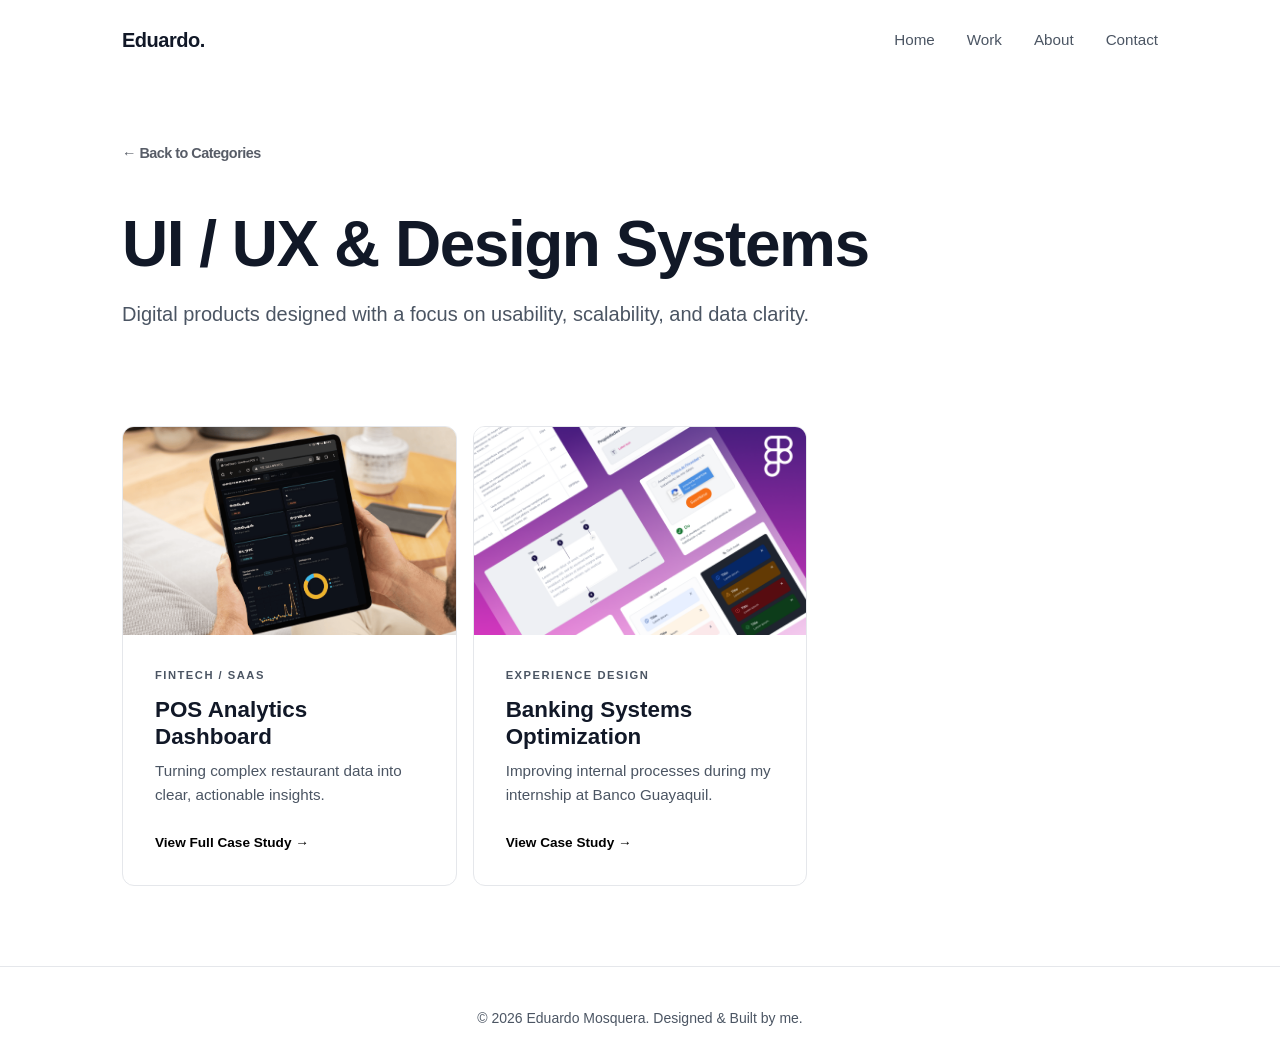
<file: category-ui-ux.html>
<!DOCTYPE html>
<html lang="en">
<head>
  <script src="https://t.contentsquare.net/uxa/6089cada52c6e.js"></script>
  <meta charset="UTF-8">
  <meta name="viewport" content="width=device-width, initial-scale=1.0">
  <title>UI / UX - Eduardo Mosquera</title>
  <link rel="stylesheet" href="style.css">
  <link rel="icon" type="image/png" href="assets/images/favicon.png">
</head>
<body>

  <header>
    <div class="container header-content">
      <a href="index.html" class="logo">Eduardo<span>.</span></a>
      <nav>
        <ul class="nav-links">
          <li><a href="index.html">Home</a></li>
          <li><a href="index.html#projects">Work</a></li>
          <li><a href="index.html#about">About</a></li>
          <li><a href="index.html#contact">Contact</a></li>
        </ul>
      </nav>
    </div>
  </header>

  <main class="container" style="padding-top: 140px;">
    <div style="margin-bottom: 40px;">
            <a href="index.html#projects" class="logo" style="text-decoration: none; font-size: 0.9rem; opacity: 0.7; transition: 0.3s;" onmouseover="this.style.opacity='1'" onmouseout="this.style.opacity='0.7'">
                ← Back to Categories
            </a>
    </div>
    <div style="margin-bottom: var(--space-2xl);">
  
      <h1 class="title">UI / UX & Design Systems</h1>
      <p class="value-prop">Digital products designed with a focus on usability, scalability, and data clarity.</p>
    </div>

    <div class="projects-grid">
      
      <a href="pos-dashboard.html" class="project-card">
        <div class="project-img-container">
          <img src="assets/images/pos-thumbnail.png" alt="POS Dashboard" class="project-img">
        </div>
        <div class="project-info">
          <span class="category-tag">Fintech / SaaS</span>
          <h3>POS Analytics Dashboard</h3>
          <p>Turning complex restaurant data into clear, actionable insights.</p>
          <span class="view-more">View Full Case Study →</span>
        </div>
      </a>

      <a href="banco-guayaquil.html" class="project-card">
        <div class="project-img-container">
          <img src="assets/images/banco-guayaquil-thumb.png" alt="Banco Guayaquil" class="project-img">
        </div>
        <div class="project-info">
          <span class="category-tag">Experience Design</span>
          <h3>Banking Systems Optimization</h3>
          <p>Improving internal processes during my internship at Banco Guayaquil.</p>
          <span class="view-more">View Case Study →</span>
        </div>
      </a>

    </div>
  </main>

  <footer>
    <div class="container">
      <p class="footer-note">© 2026 Eduardo Mosquera. Designed & Built by me.</p>
    </div>
  </footer>

</body>
</html>
</file>
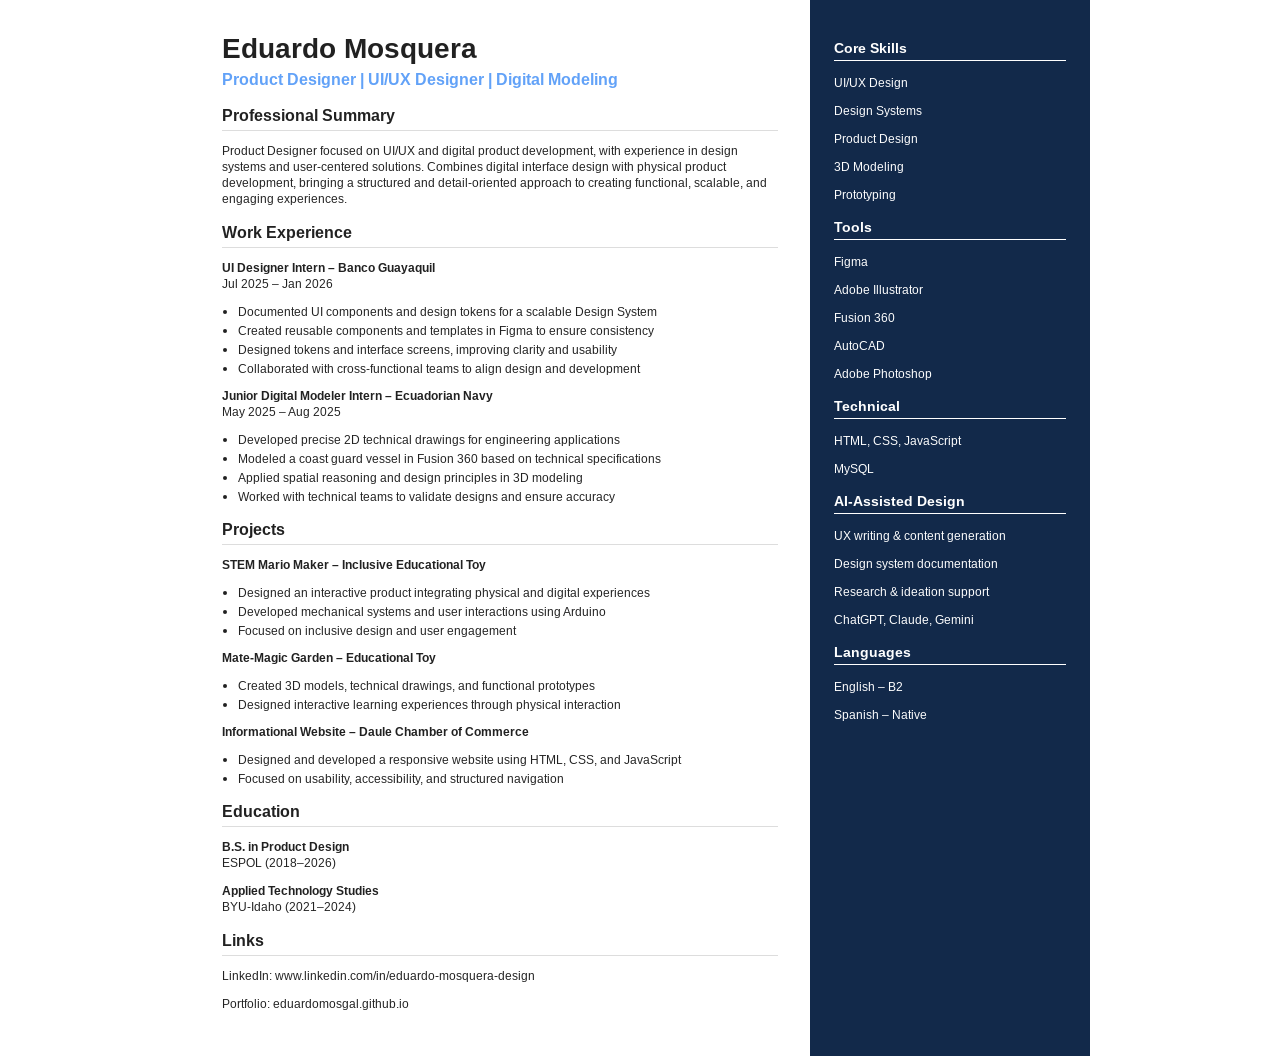
<file: resume.html>
<!DOCTYPE html>
<html lang="en">
<head>
<meta charset="UTF-8">
<meta name="viewport" content="width=956, initial-scale=1.0">
<title>Eduardo Mosquera – Resume</title>

<link href="https://fonts.googleapis.com/css2?family=Arimo:wght@400;700&display=swap" rel="stylesheet">

<style>
:root {
  --primary-main-color: #12294a;
  --primary-highlighted: #62a2f8;
  --text-primary: rgba(0,0,0,0.87);
  --text-secondary: rgba(0,0,0,0.6);
}

body {
  margin: 0;
  font-family: 'Arimo', Arial, sans-serif;
  color: var(--text-primary);
}

.template {
  display: grid;
  grid-template-columns: 1fr 280px;
  max-width: 900px;
  margin: auto;
}

main {
  padding: 32px;
}

.sidebar {
  background: var(--primary-main-color);
  color: white;
  padding: 24px;
}

h1 {
  font-size: 28px;
  margin: 0;
}

h2 {
  font-size: 16px;
  color: var(--primary-highlighted);
  margin: 4px 0 12px;
}

.subtitle {
  font-size: 16px;
  font-weight: bold;
  margin-top: 16px;
  border-bottom: 1px solid #ddd;
  padding-bottom: 4px;
}

p {
  font-size: 12px;
  line-height: 16px;
}

ul {
  padding-left: 16px;
  margin: 6px 0;
}

li {
  font-size: 12px;
  margin-bottom: 4px;
}

.section {
  margin-top: 12px;
}

.sidebar h3 {
  font-size: 14px;
  margin-top: 16px;
  border-bottom: 1px solid white;
  padding-bottom: 4px;
}

.sidebar p {
  font-size: 12px;
}

/* PRINT OPTIMIZATION */
@page {
  size: A4;
  margin: 8mm;
}

@media print {
  body {
    margin: 0;
  }

  .template {
    width: 100%;
  }

  main {
    padding: 24px;
  }

  .sidebar {
    padding: 20px;
  }
}
</style>
</head>

<body>

<div class="template">

<main>

<h1>Eduardo Mosquera</h1>
<h2>Product Designer | UI/UX Designer | Digital Modeling</h2>

<div class="section">
<div class="subtitle">Professional Summary</div>
<p>
Product Designer focused on UI/UX and digital product development, with experience in design systems and user-centered solutions. Combines digital interface design with physical product development, bringing a structured and detail-oriented approach to creating functional, scalable, and engaging experiences.
</p>
</div>

<div class="section">
<div class="subtitle">Work Experience</div>

<p><b>UI Designer Intern – Banco Guayaquil</b><br>Jul 2025 – Jan 2026</p>
<ul>
<li>Documented UI components and design tokens for a scalable Design System</li>
<li>Created reusable components and templates in Figma to ensure consistency</li>
<li>Designed tokens and interface screens, improving clarity and usability</li>
<li>Collaborated with cross-functional teams to align design and development</li>
</ul>

<p><b>Junior Digital Modeler Intern – Ecuadorian Navy</b><br>May 2025 – Aug 2025</p>
<ul>
<li>Developed precise 2D technical drawings for engineering applications</li>
<li>Modeled a coast guard vessel in Fusion 360 based on technical specifications</li>
<li>Applied spatial reasoning and design principles in 3D modeling</li>
<li>Worked with technical teams to validate designs and ensure accuracy</li>
</ul>

</div>

<div class="section">
<div class="subtitle">Projects</div>

<p><b>STEM Mario Maker – Inclusive Educational Toy</b></p>
<ul>
<li>Designed an interactive product integrating physical and digital experiences</li>
<li>Developed mechanical systems and user interactions using Arduino</li>
<li>Focused on inclusive design and user engagement</li>
</ul>

<p><b>Mate-Magic Garden – Educational Toy</b></p>
<ul>
<li>Created 3D models, technical drawings, and functional prototypes</li>
<li>Designed interactive learning experiences through physical interaction</li>
</ul>

<p><b>Informational Website – Daule Chamber of Commerce</b></p>
<ul>
<li>Designed and developed a responsive website using HTML, CSS, and JavaScript</li>
<li>Focused on usability, accessibility, and structured navigation</li>
</ul>

</div>

<div class="section">
<div class="subtitle">Education</div>

<p><b>B.S. in Product Design</b><br>ESPOL (2018–2026)</p>
<p><b>Applied Technology Studies</b><br>BYU-Idaho (2021–2024)</p>

</div>

<div class="section">
<div class="subtitle">Links</div>
<p>LinkedIn: www.linkedin.com/in/eduardo-mosquera-design</p>
<p>Portfolio: eduardomosgal.github.io</p>
</div>

</main>

<aside class="sidebar">

<h3>Core Skills</h3>
<p>UI/UX Design</p>
<p>Design Systems</p>
<p>Product Design</p>
<p>3D Modeling</p>
<p>Prototyping</p>

<h3>Tools</h3>
<p>Figma</p>
<p>Adobe Illustrator</p>
<p>Fusion 360</p>
<p>AutoCAD</p>
<p>Adobe Photoshop</p>

<h3>Technical</h3>
<p>HTML, CSS, JavaScript</p>
<p>MySQL</p>

<h3>AI-Assisted Design</h3>
<p>UX writing & content generation</p>
<p>Design system documentation</p>
<p>Research & ideation support</p>
<p>ChatGPT, Claude, Gemini</p>

<h3>Languages</h3>
<p>English – B2</p>
<p>Spanish – Native</p>

</aside>

</div>

</body>
</html>
</file>
<file: style.css>
/* =========================================
   Variables & Reset
   ========================================= */
:root {
  /* Colors */
  --bg-primary: #ffffff;
  --bg-alt: #f8f9fa;
  --text-primary: #111827;
  --text-secondary: #4b5563;
  --accent: #000000;
  --accent-hover: #374151;
  --border-color: #e5e7eb;

  /* Typography */
  --font-main: 'Inter', sans-serif;
  
  /* Spacing */
  --space-sm: 0.5rem;
  --space-md: 1rem;
  --space-lg: 2rem;
  --space-xl: 4rem;
  --space-2xl: 6rem;

  /* Layout */
  --max-width: 1100px;
  --header-height: 80px;

  /* Transitions */
  --transition-smooth: all 0.3s cubic-bezier(0.25, 0.8, 0.25, 1);
}

* {
  margin: 0;
  padding: 0;
  box-sizing: border-box;
}

html {
  scroll-behavior: smooth;
  scroll-padding-top: var(--header-height); /* Prevents header from hiding content */
}

body {
  font-family: var(--font-main);
  background-color: var(--bg-primary);
  color: var(--text-primary);
  line-height: 1.6;
  -webkit-font-smoothing: antialiased;
}

/* =========================================
   Typography & Utilities
   ========================================= */
h1, h2, h3 {
  font-weight: 600;
  line-height: 1.2;
}

a {
  text-decoration: none;
  color: inherit;
  transition: var(--transition-smooth);
}

.container {
  max-width: var(--max-width);
  margin: 0 auto;
  padding: 0 var(--space-lg);
}

.bg-alt {
  background-color: var(--bg-alt);
}

.section-title {
  font-size: 2rem;
  margin-bottom: var(--space-xl);
  position: relative;
}

.section-content {
  padding: var(--space-2xl) var(--space-lg);
}

.sr-only {
  position: absolute;
  width: 1px;
  height: 1px;
  padding: 0;
  margin: -1px;
  overflow: hidden;
  clip: rect(0, 0, 0, 0);
  border: 0;
}

/* =========================================
   Buttons
   ========================================= */
.btn {
  display: inline-block;
  padding: 0.75rem 1.5rem;
  font-weight: 500;
  border-radius: 4px;
  cursor: pointer;
  border: none;
  transition: var(--transition-smooth);
  font-size: 1rem;
}

.btn-primary {
  background-color: var(--accent);
  color: #ffffff;
}

.btn-primary:hover {
  background-color: var(--accent-hover);
  transform: translateY(-2px);
  box-shadow: 0 4px 12px rgba(0, 0, 0, 0.1);
}

/* =========================================
   Header & Navigation
   ========================================= */
header {
  position: fixed;
  top: 0;
  width: 100%;
  height: var(--header-height);
  background-color: rgba(255, 255, 255, 0.9);
  backdrop-filter: blur(8px);
  z-index: 1000;
  transition: box-shadow 0.3s ease;
}

header.scrolled {
  box-shadow: 0 1px 3px rgba(0, 0, 0, 0.05);
}

.header-content {
  display: flex;
  justify-content: space-between;
  align-items: center;
  height: 100%;
}

.logo {
  font-size: 1.25rem;
  font-weight: 600;
  letter-spacing: -0.5px;
}

.nav-links {
  list-style: none;
  display: flex;
  gap: var(--space-lg);
}

.nav-links a {
  font-size: 0.95rem;
  color: var(--text-secondary);
  font-weight: 500;
}

.nav-links a:hover {
  color: var(--accent);
}

/* =========================================
   Hero Section
   ========================================= */
#hero {
  min-height: 100vh;
  display: flex;
  align-items: center;
  padding-top: var(--header-height);
}

.hero-content {
  max-width: 600px;
}

.greeting {
  font-size: 1.125rem;
  color: var(--text-secondary);
  margin-bottom: var(--space-sm);
}

.title {
  font-size: clamp(3rem, 5vw, 4.5rem);
  letter-spacing: -1.5px;
  margin-bottom: var(--space-md);
}

.value-prop {
  font-size: 1.25rem;
  color: var(--text-secondary);
  margin-bottom: var(--space-xl);
}
.hero-wrapper {
  display: flex;
  flex-direction: column-reverse; /* On mobile, text is below the image */
  align-items: center;
  gap: var(--space-xl);
  width: 100%;
}

.hero-content {
  max-width: 600px;
  text-align: center; /* Center text on mobile to match the stacked image */
}

.hero-image-container {
  flex-shrink: 0;
}

/* Styles for the placeholder and the actual image */
.profile-placeholder,
.profile-img {
  width: 240px;
  height: 240px;
  border-radius: 50%; /* Makes it a perfect circle */
  object-fit: cover; /* Ensures your photo doesn't stretch */
  box-shadow: 0 12px 24px rgba(0, 0, 0, 0.08); /* Subtle elegance */
}

/* Specific to the placeholder to make it look neat until you add a real photo */
.profile-placeholder {
  background-color: var(--bg-alt);
  border: 1px solid var(--border-color);
  display: flex;
  align-items: center;
  justify-content: center;
  color: var(--text-secondary);
  font-size: 0.875rem;
}

/* Media Query for Tablets and Desktop */
@media (min-width: 768px) {
  .hero-wrapper {
    flex-direction: row; /* Side-by-side layout */
    justify-content: space-between;
  }
  
  .hero-content {
    text-align: left; /* Align text back to the left */
  }
  
  .profile-placeholder, 
  .profile-img {
    width: 320px;
    height: 320px;
  }
  }

/* =========================================
   About Section
   ========================================= */
.about-grid {
  display: grid;
  gap: var(--space-lg);
  color: var(--text-secondary);
  font-size: 1.1rem;
}

/* =========================================
   Projects Section (The 3 Pillars)
   ========================================= */

/* Grid layout optimized for 3 categories */
.projects-grid {
  display: grid;
  grid-template-columns: repeat(auto-fit, minmax(300px, 1fr));
  gap: var(--space-xl); /* Increased gap for more breathing room (whitespace) */
}

/* Base Card Style */
.project-card {
  background: var(--bg-primary);
  border: 1px solid var(--border-color);
  border-radius: 12px; /* Slightly rounder for a more modern feel */
  overflow: hidden;
  text-decoration: none; /* Removes link underline */
  color: inherit;       /* Keeps text color consistent */
  display: flex;
  flex-direction: column;
  transition: var(--transition-smooth);
}

.project-card:hover {
  transform: translateY(-8px);
  box-shadow: 0 20px 40px rgba(0, 0, 0, 0.08);
  border-color: var(--accent); /* Subtle highlight border */
}

/* Image Container with 16:10 Ratio */
.project-img-container {
  width: 100%;
  aspect-ratio: 16 / 10;
  overflow: hidden;
  background-color: var(--bg-alt);
}

.project-img {
  width: 100%;
  height: 100%;
  object-fit: cover;
  transition: transform 0.6s cubic-bezier(0.25, 0.8, 0.25, 1);
  display: block;
}

.project-card:hover .project-img {
  transform: scale(1.08); /* Smoother and slightly deeper zoom */
}

/* Content inside the card */
.project-info {
  padding: var(--space-lg);
  display: flex;
  flex-direction: column;
  flex-grow: 1; /* Ensures all cards match height if descriptions vary */
}

/* Small Label above Title */
.category-tag {
  display: block;
  font-size: 0.7rem;
  font-weight: 600;
  text-transform: uppercase;
  letter-spacing: 1.5px;
  color: var(--text-secondary);
  margin-bottom: 0.75rem;
}

.project-info h3 {
  margin-bottom: var(--space-sm);
  font-size: 1.4rem; /* Slightly larger title for impact */
  font-weight: 600;
}

.project-info p {
  font-size: 0.95rem;
  color: var(--text-secondary);
  line-height: 1.6;
  margin-bottom: auto; /* Pushes the "View more" to the bottom */
}

/* "Explore Projects" CTA at the bottom */
.view-more {
  display: inline-block;
  margin-top: 1.5rem;
  font-size: 0.85rem;
  font-weight: 600;
  color: var(--accent);
  transition: transform 0.3s ease;
}

/* Animation: Arrow moves right on hover */
.project-card:hover .view-more {
  transform: translateX(8px);
}

/* Desktop Polish: Ensure 3 columns if space allows */
@media (min-width: 1024px) {
  .projects-grid {
    grid-template-columns: repeat(3, 1fr);
  }
}
/* =========================================
   Skills Section
   ========================================= */
.skills-grid {
  display: grid;
  grid-template-columns: repeat(auto-fit, minmax(200px, 1fr));
  gap: var(--space-lg);
}

.skill-category h3 {
  font-size: 1.125rem;
  margin-bottom: var(--space-md);
  border-bottom: 1px solid var(--border-color);
  padding-bottom: var(--space-sm);
}

.skill-category ul {
  list-style: none;
}

.skill-category li {
  color: var(--text-secondary);
  margin-bottom: var(--space-sm);
}

/* =========================================
   Contact Section
   ========================================= */
.contact-subtitle {
  color: var(--text-secondary);
  margin-bottom: var(--space-xl);
  max-width: 600px;
}

.contact-layout {
  display: grid;
  grid-template-columns: 1fr;
  gap: var(--space-xl);
}

.contact-links {
  display: flex;
  flex-direction: column;
  gap: var(--space-md);
}

.contact-link {
  font-size: 1.125rem;
  font-weight: 500;
  display: inline-block;
  width: fit-content;
  position: relative;
}

.contact-link::after {
  content: '';
  position: absolute;
  width: 100%;
  height: 1px;
  bottom: 0;
  left: 0;
  background-color: var(--accent);
  transform: scaleX(0);
  transform-origin: bottom right;
  transition: transform 0.3s ease-out;
}

.contact-link:hover::after {
  transform: scaleX(1);
  transform-origin: bottom left;
}

.contact-form {
  display: flex;
  flex-direction: column;
  gap: var(--space-md);
}

.form-group input,
.form-group textarea {
  width: 100%;
  padding: 1rem;
  border: 1px solid var(--border-color);
  border-radius: 4px;
  font-family: var(--font-main);
  background-color: var(--bg-primary);
  transition: var(--transition-smooth);
}

.form-group input:focus,
.form-group textarea:focus {
  outline: none;
  border-color: var(--accent);
}

/* =========================================
   Footer
   ========================================= */
footer {
  padding: var(--space-lg) 0;
  text-align: center;
  border-top: 1px solid var(--border-color);
}

.footer-note {
  color: var(--text-secondary);
  font-size: 0.875rem;
  margin-top: var(--space-sm);
}

/* =========================================
   Animations & Media Queries
   ========================================= */

/* Initial states for JS Observer */
.fade-in {
  opacity: 0;
  transform: translateY(20px);
  transition: opacity 0.6s ease-out, transform 0.6s ease-out;
}

.fade-in.appear {
  opacity: 1;
  transform: translateY(0);
}

/* Custom CSS animation for Hero text load */
.fade-in-up {
  animation: fadeInUp 0.8s cubic-bezier(0.25, 0.8, 0.25, 1) forwards;
}

@keyframes fadeInUp {
  from { opacity: 0; transform: translateY(30px); }
  to { opacity: 1; transform: translateY(0); }
}

@media (min-width: 768px) {
  .about-grid {
    grid-template-columns: 1fr 1fr;
  }
  
  .contact-layout {
    grid-template-columns: 1fr 2fr;
  }
}

@media (max-width: 600px) {
  .nav-links {
    display: none; /* In a real scenario, you'd add a hamburger menu toggle here */
  }
}

/* Layout del Caso de Estudio */
.case-study-page {
  padding-top: 80px;
}

.project-hero {
  text-align: center;
  padding: 60px 0;
  background: var(--bg-alt);
}

.project-hero h1 { font-size: 3.5rem; margin-bottom: 10px; }
.project-hero h2 { font-size: 1.5rem; color: var(--text-secondary); font-weight: 400; max-width: 700px; margin: 0 auto 40px; }

/* Navegación pegajosa */
.project-nav {
  position: sticky;
  top: 0;
  background: rgba(255,255,255,0.9);
  backdrop-filter: blur(10px);
  border-bottom: 1px solid var(--border-color);
  z-index: 100;
  padding: 15px 0;
}

.project-nav ul {
  display: flex;
  justify-content: center;
  gap: 30px;
  list-style: none;
}

.project-nav a {
  text-decoration: none;
  font-size: 0.9rem;
  font-weight: 600;
  color: var(--text-secondary);
}

/* Efecto interactivo Wireframe/UI */
.before-after-card {
  position: relative;
  width: 100%;
  max-width: 900px;
  margin: 40px auto;
  border-radius: 12px;
  overflow: hidden;
  box-shadow: var(--shadow-lg);
}

.before-after-card img { width: 100%; display: block; }
.before-after-card .top-img { transition: opacity 0.4s ease; }
.before-after-card:hover .top-img { opacity: 0; } /* Al pasar el mouse desaparece la UI y queda el wireframe */

.label-overlay {
  position: absolute;
  bottom: 20px;
  right: 20px;
  background: rgba(0,0,0,0.7);
  color: white;
  padding: 5px 15px;
  border-radius: 20px;
  font-size: 0.8rem;
}

/* Estilos para el Caso de Estudio */
.case-grid { display: grid; grid-template-columns: 1fr 1.2fr; gap: 50px; align-items: center; }
.case-grid-3 { display: grid; grid-template-columns: repeat(3, 1fr); gap: 30px; }
.bg-alt { background-color: var(--bg-alt); padding: 80px 0; }
.rounded { border-radius: 12px; box-shadow: 0 10px 30px rgba(0,0,0,0.1); }

/* Comparador Wireframe/UI */
.comparison-container { margin: 50px auto; max-width: 900px; position: relative; cursor: crosshair; }
.comparison-card { position: relative; border-radius: 12px; overflow: hidden; }
.img-top { position: relative; z-index: 2; transition: opacity 0.5s ease; width: 100%; }
.comparison-card:hover .img-top { opacity: 0; } /* Oculta la UI final */
.img-bottom { position: absolute; top: 0; left: 0; width: 100%; z-index: 1; }
.hover-hint { position: absolute; bottom: 20px; right: 20px; z-index: 3; background: rgba(0,0,0,0.6); color: white; padding: 5px 15px; border-radius: 20px; font-size: 0.8rem; }

/* Mobile adjustments */
@media (max-width: 768px) {
  .case-grid, .case-grid-3 { grid-template-columns: 1fr; }
  .project-hero h1 { font-size: 2.2rem; }
}

.demo-visual img {
  width: 100%;
  height: 100%;
  object-fit: contain; /* Esto evita que la imagen se estire si tiene proporciones distintas */
  padding: 20px;       /* Le da aire al componente para que no toque los bordes */
}

.case-visual img {
    transition: opacity 0.3s ease;
}
/* Opcional: que la imagen se aclare un poco cuando no se está interactuando */
.case-visual:hover img {
    border-color: var(--accent);
}

@media (max-width: 768px) {
  .case-text {
    position: relative !important; /* Desactiva el sticky en móviles */
    top: 0 !important;
    margin-bottom: var(--space-lg);
  }
}

.projects-grid {
    display: grid;
    grid-template-columns: repeat(auto-fill, minmax(300px, 1fr));
    gap: var(--space-md);
    margin-bottom: 80px; /* Esto separará los proyectos del footer */
}

/* También es buena práctica que el main tenga un padding inferior */
main {
    padding-bottom: 60px;
}
</file>
